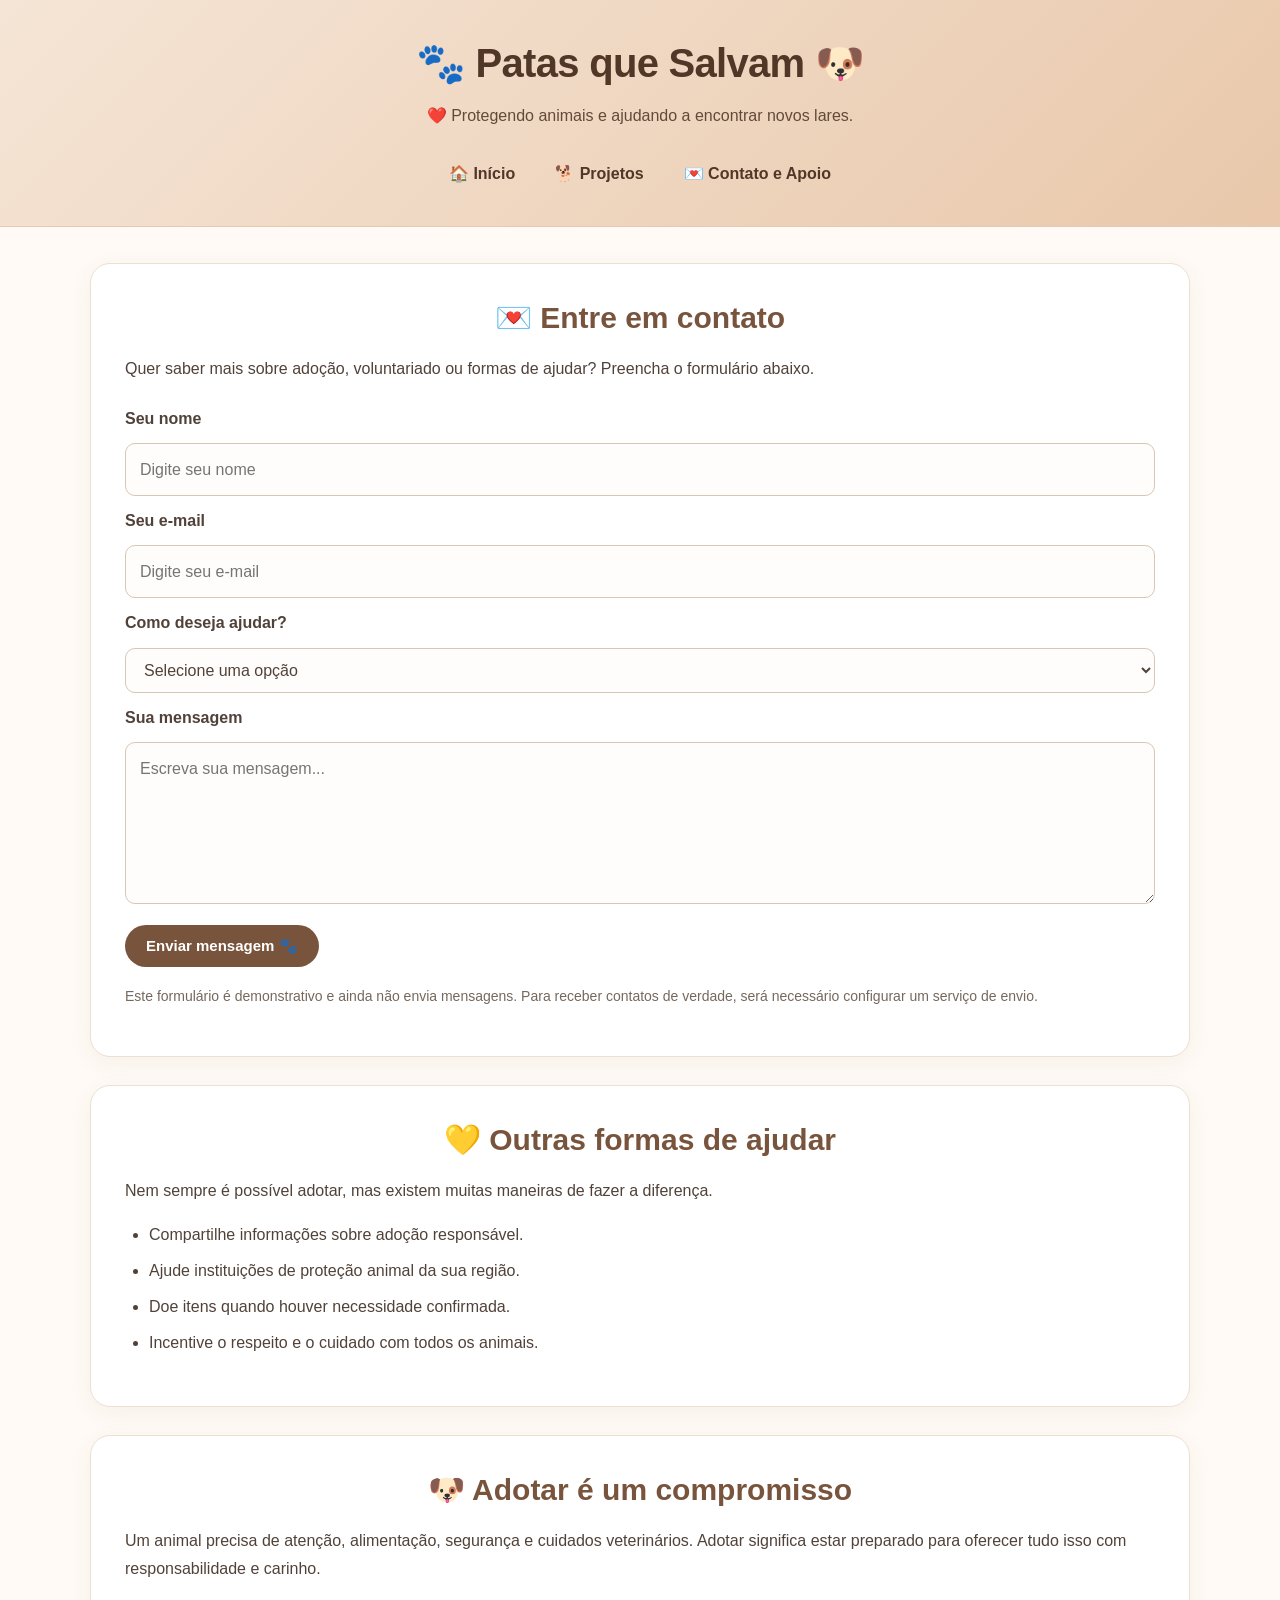
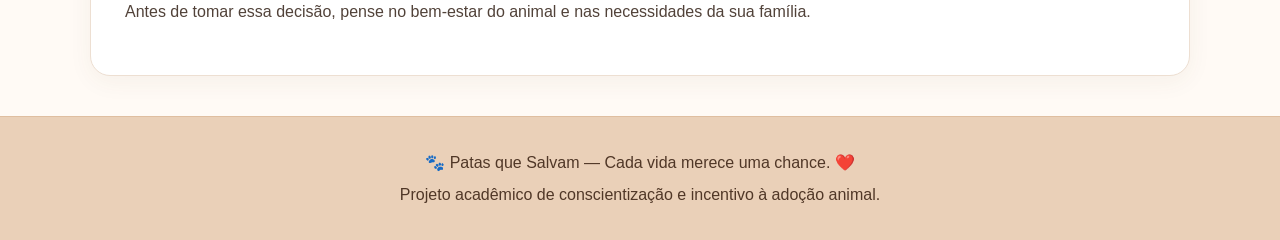
<file: contato.html>
<!DOCTYPE html>
<html lang="pt-BR">
<head>
    <meta charset="UTF-8">
    <meta name="viewport" content="width=device-width, initial-scale=1.0">
    <title>Contato e Apoio | Patas que Salvam</title>
    <link rel="stylesheet" href="style.css">
</head>
<body>
    <header>
        <h1>🐾 Patas que Salvam 🐶</h1>
        <p>❤️ Protegendo animais e ajudando a encontrar novos lares.</p>
        <nav>
            <a href="index.html">🏠 Início</a>
            <a href="projetos.html">🐕 Projetos</a>
            <a href="contato.html">💌 Contato e Apoio</a>
        </nav>
    </header>

    <main>
        <section>
            <h2>💌 Entre em contato</h2>
            <p>Quer saber mais sobre adoção, voluntariado ou formas de ajudar? Preencha o formulário abaixo.</p>

            <form action="#" method="post">
                <label for="nome">Seu nome</label>
                <input type="text" id="nome" name="nome" placeholder="Digite seu nome" required>

                <label for="email">Seu e-mail</label>
                <input type="email" id="email" name="email" placeholder="Digite seu e-mail" required>

                <label for="assunto">Como deseja ajudar?</label>
                <select id="assunto" name="assunto" required>
                    <option value="">Selecione uma opção</option>
                    <option value="adocao">Quero adotar</option>
                    <option value="voluntariado">Quero ser voluntário</option>
                    <option value="doacao">Quero fazer uma doação</option>
                    <option value="informacoes">Quero mais informações</option>
                </select>

                <label for="mensagem">Sua mensagem</label>
                <textarea id="mensagem" name="mensagem" rows="5" placeholder="Escreva sua mensagem..." required></textarea>

                <button type="submit">Enviar mensagem 🐾</button>
            </form>

            <p class="aviso">Este formulário é demonstrativo e ainda não envia mensagens. Para receber contatos de verdade, será necessário configurar um serviço de envio.</p>
        </section>

        <section>
            <h2>💛 Outras formas de ajudar</h2>
            <p>Nem sempre é possível adotar, mas existem muitas maneiras de fazer a diferença.</p>
            <ul>
                <li>Compartilhe informações sobre adoção responsável.</li>
                <li>Ajude instituições de proteção animal da sua região.</li>
                <li>Doe itens quando houver necessidade confirmada.</li>
                <li>Incentive o respeito e o cuidado com todos os animais.</li>
            </ul>
        </section>

        <section>
            <h2>🐶 Adotar é um compromisso</h2>
            <p>Um animal precisa de atenção, alimentação, segurança e cuidados veterinários. Adotar significa estar preparado para oferecer tudo isso com responsabilidade e carinho.</p>
            <p>Antes de tomar essa decisão, pense no bem-estar do animal e nas necessidades da sua família.</p>
        </section>
    </main>

    <footer>
        <p>🐾 Patas que Salvam — Cada vida merece uma chance. ❤️</p>
        <p>Projeto acadêmico de conscientização e incentivo à adoção animal.</p>
    </footer>
</body>
</html>
</file>
<file: style.css>
* {
    box-sizing: border-box;
}

:root {
    --fundo: #fffaf5;
    --bege: #f3dfcd;
    --marrom: #79543d;
    --marrom-escuro: #503727;
    --texto: #514239;
    --destaque: #b77b51;
    --branco: #ffffff;
    --borda: #eddfd2;
}

html {
    scroll-behavior: smooth;
}

body {
    margin: 0;
    font-family: "Segoe UI", Arial, sans-serif;
    background: var(--fundo);
    color: var(--texto);
    line-height: 1.7;
    font-size: 16px;
}

header {
    background: linear-gradient(135deg, #f5e5d6, #e9c8ab);
    text-align: center;
    padding: 38px 20px 30px;
    border-bottom: 1px solid #e5c9b0;
}

header h1 {
    margin: 0;
    color: var(--marrom-escuro);
    font-size: clamp(27px, 5vw, 40px);
    line-height: 1.25;
    letter-spacing: -0.7px;
}

header p {
    max-width: 620px;
    margin: 14px auto 22px;
    color: #624a39;
}

nav {
    display: flex;
    justify-content: center;
    align-items: center;
    flex-wrap: wrap;
    gap: 10px;
}

nav a {
    color: var(--marrom-escuro);
    text-decoration: none;
    font-weight: 650;
    padding: 9px 15px;
    border-radius: 30px;
    transition: background 0.2s, transform 0.2s;
}

nav a:hover {
    background: rgba(255, 255, 255, 0.65);
    transform: translateY(-2px);
}

main {
    width: min(1100px, 92%);
    margin: 36px auto;
}

section {
    background: var(--branco);
    margin-bottom: 28px;
    padding: clamp(20px, 4vw, 34px);
    border: 1px solid var(--borda);
    border-radius: 20px;
    box-shadow: 0 6px 24px rgba(90, 65, 45, 0.055);
}

h2 {
    color: var(--marrom);
    text-align: center;
    font-size: clamp(23px, 4vw, 30px);
    line-height: 1.3;
    margin: 0 0 18px;
}

h3 {
    color: var(--marrom);
    line-height: 1.35;
}

p {
    overflow-wrap: anywhere;
}

section > img {
    display: block;
    width: 100%;
    max-height: 430px;
    object-fit: cover;
    border-radius: 16px;
    margin: 24px auto 0;
}

ul {
    padding-left: 24px;
}

li {
    margin-bottom: 9px;
}

.animais {
    display: grid;
    grid-template-columns: repeat(auto-fit, minmax(min(100%, 230px), 1fr));
    gap: 22px;
    margin-top: 25px;
    align-items: stretch;
}

.animal {
    min-width: 0;
    background: #fffaf6;
    border: 1px solid var(--borda);
    border-radius: 17px;
    padding: 14px;
    box-shadow: 0 4px 15px rgba(90, 65, 45, 0.045);
    transition: transform 0.2s, box-shadow 0.2s;
}

.animal:hover {
    transform: translateY(-4px);
    box-shadow: 0 10px 24px rgba(90, 65, 45, 0.1);
}

.animal img {
    display: block;
    width: 100%;
    height: 210px;
    object-fit: cover;
    border-radius: 12px;
}

.animal h3 {
    text-align: center;
    margin: 15px 0 10px;
    font-size: 21px;
}

.animal p {
    margin: 9px 0;
}

.botao,
button {
    display: inline-block;
    background: var(--marrom);
    color: var(--branco);
    text-decoration: none;
    text-align: center;
    border: none;
    border-radius: 30px;
    padding: 12px 21px;
    font-size: 15px;
    font-family: inherit;
    font-weight: 650;
    cursor: pointer;
    transition: background 0.2s, transform 0.2s;
}

.botao:hover,
button:hover {
    background: var(--marrom-escuro);
    transform: translateY(-2px);
}

a:focus-visible,
button:focus-visible,
input:focus-visible,
select:focus-visible,
textarea:focus-visible {
    outline: 3px solid var(--destaque);
    outline-offset: 3px;
}

table {
    width: 100%;
    border-collapse: collapse;
    margin-top: 18px;
}

th,
td {
    border: 1px solid var(--borda);
    padding: 13px;
    text-align: left;
    overflow-wrap: anywhere;
}

th {
    background: var(--bege);
    color: var(--marrom-escuro);
}

tr:nth-child(even) {
    background: #fffaf6;
}

form {
    display: flex;
    flex-direction: column;
    gap: 11px;
    margin-top: 22px;
}

label {
    font-weight: 650;
}

input,
select,
textarea {
    width: 100%;
    min-width: 0;
    padding: 12px 14px;
    border: 1px solid #d9c6b5;
    border-radius: 10px;
    background: #fffdfb;
    color: var(--texto);
    font: inherit;
}

textarea {
    resize: vertical;
}

form button {
    align-self: flex-start;
    margin-top: 10px;
}

.aviso {
    font-size: 14px;
    color: #76685d;
    margin-top: 18px;
}

footer {
    background: #ead0b8;
    color: var(--marrom-escuro);
    text-align: center;
    padding: 27px 18px;
    margin-top: 40px;
    border-top: 1px solid #dfbea0;
}

footer p {
    margin: 5px 0;
}

@media (max-width: 600px) {
    header {
        padding: 28px 15px 22px;
    }

    header p {
        font-size: 15px;
    }

    nav {
        gap: 6px;
    }

    nav a {
        padding: 8px 10px;
        font-size: 14px;
    }

    main {
        width: 94%;
        margin: 20px auto;
    }

    section {
        padding: 19px;
        margin-bottom: 19px;
        border-radius: 16px;
    }

    .animais {
        grid-template-columns: 1fr;
        gap: 17px;
    }

    .animal {
        padding: 13px;
    }

    .animal img {
        height: 220px;
    }

    .botao,
    button {
        max-width: 100%;
        white-space: normal;
    }

    table {
        font-size: 13px;
    }

    th,
    td {
        padding: 8px 6px;
    }

    footer {
        padding: 22px 15px;
    }
}

@media (prefers-reduced-motion: reduce) {
    html {
        scroll-behavior: auto;
    }

    *,
    *::before,
    *::after {
        transition: none !important;
        animation: none !important;
    }
}
</file>
